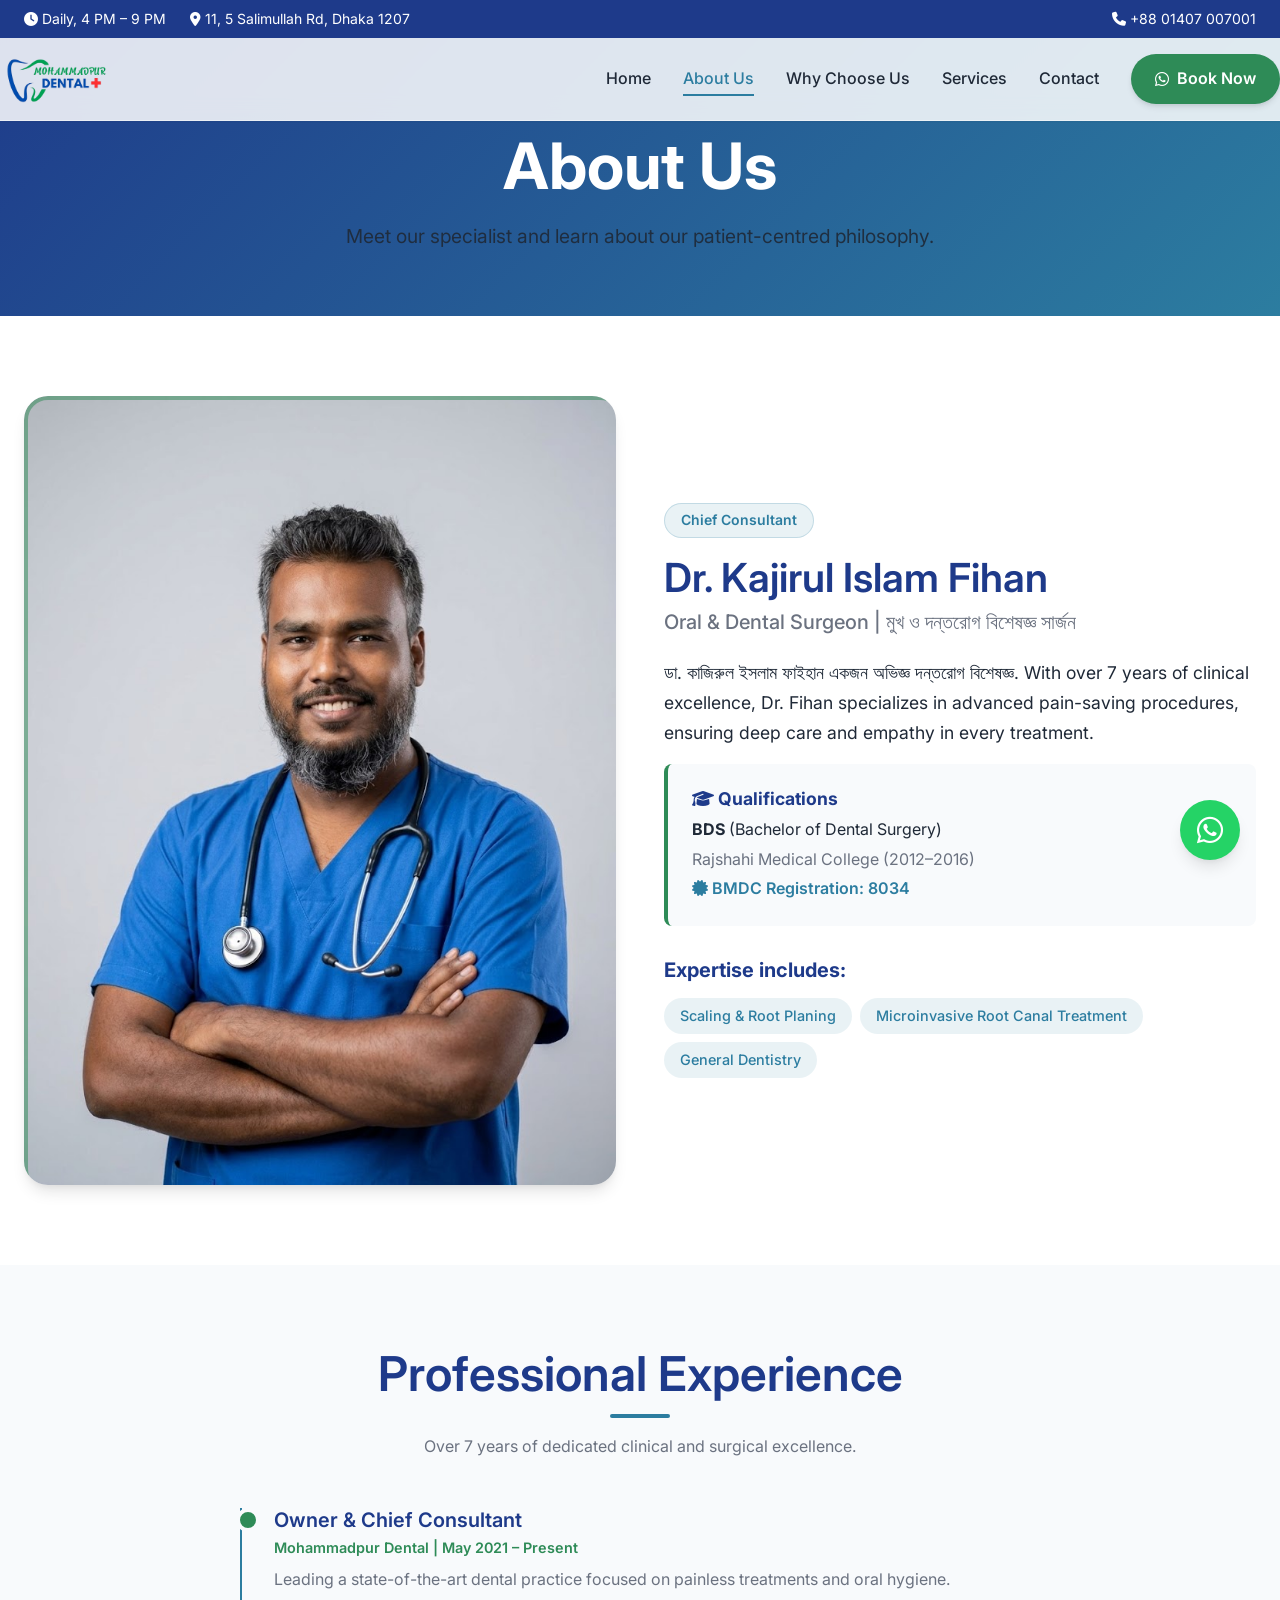
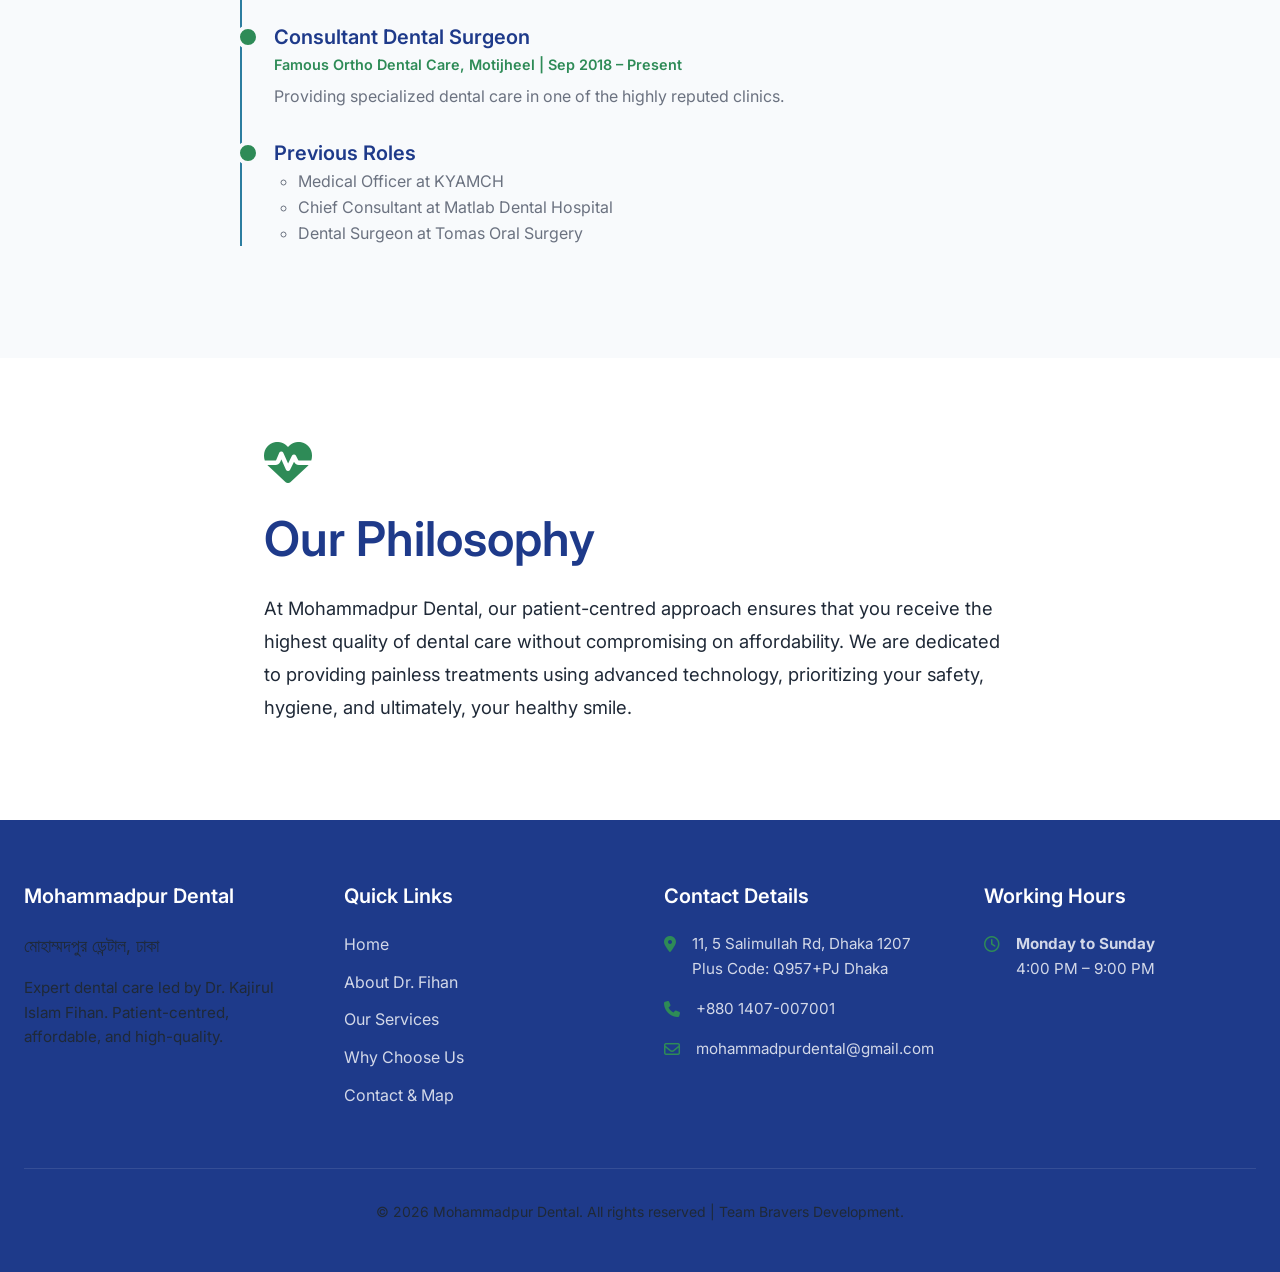
<file: about.html>
<!DOCTYPE html>
<html lang="en">

<head>
    <meta charset="UTF-8">
    <meta name="viewport" content="width=device-width, initial-scale=1.0">
    <meta name="description"
        content="About Dr. Kajirul Islam Fihan - Oral & Dental Surgeon at Mohammadpur Dental. qualifications, experience timeline, and clinic philosophy.">
    <title>About Us | Mohammadpur Dental | Dr. Kajirul Islam Fihan</title>
    <!-- Favicon -->
    <link rel="icon" type="image/x-icon" href="assets/logo.jpg">
    <link rel="stylesheet" href="https://cdnjs.cloudflare.com/ajax/libs/font-awesome/6.4.0/css/all.min.css">
    <link rel="stylesheet" href="style.css">
</head>

<body>
    <header>
        <div class="header-top">
            <div class="container header-top-inner">
                <div class="header-top-info">
                    <span><i class="fa-solid fa-clock"></i> Daily, 4 PM – 9 PM</span>
                    <span><i class="fa-solid fa-location-dot"></i> 11, 5 Salimullah Rd, Dhaka 1207</span>
                </div>
                <div>
                    <a href="tel:+8801407007001"><i class="fa-solid fa-phone"></i> +88 01407 007001</a>
                </div>
            </div>
        </div>
        <div class="container nav-container">
            <a href="index.html" class="logo-container">
                <img src="assets/logo.jpg" alt="Mohammadpur Dental Logo" class="logo-img"
                    onerror="this.onerror=null; this.src='https://placehold.co/150x50/ffffff/1E3A8A?text=Mohammadpur+Dental';">
            </a>

            <nav class="nav-links">
                <a href="index.html" class="nav-link">Home</a>
                <a href="about.html" class="nav-link active">About Us</a>
                <a href="why-choose-us.html" class="nav-link">Why Choose Us</a>
                <a href="services.html" class="nav-link">Services</a>
                <a href="contact.html" class="nav-link">Contact</a>
                <a href="https://wa.me/8801407007001" class="btn btn-primary" target="_blank"><i
                        class="fa-brands fa-whatsapp"></i> Book Now</a>
            </nav>

            <button class="menu-btn" id="menu-btn" aria-label="Toggle Navigation">
                <i class="fa-solid fa-bars"></i>
            </button>
        </div>

        <div class="mobile-menu" id="mobile-menu">
            <a href="index.html" class="nav-link">Home</a>
            <a href="about.html" class="nav-link active">About Us</a>
            <a href="why-choose-us.html" class="nav-link">Why Choose Us</a>
            <a href="services.html" class="nav-link">Services</a>
            <a href="contact.html" class="nav-link">Contact</a>
            <a href="https://wa.me/8801407007001" class="btn btn-primary" target="_blank"><i
                    class="fa-brands fa-whatsapp"></i> Book Now</a>
        </div>
    </header>

    <main>
        <div class="page-header">
            <div class="container fade-in-up">
                <h1>About Us</h1>
                <p style="font-size:1.2rem; max-width:600px; margin:0 auto; opacity:0.9;">Meet our specialist and learn
                    about our patient-centred philosophy.</p>
            </div>
        </div>

        <section class="section section-bg-light">
            <div class="container">
                <div class="grid-2">
                    <div class="doctor-image-wrapper fade-in-up">
                        <img src="assets/doctor.png" alt="Dr. Kajirul Islam Fihan" style="width:100%;"
                            onerror="this.onerror=null; this.src='https://placehold.co/400x500/1E3A8A/ffffff?text=Dr.+Fihan';">
                    </div>

                    <div class="fade-in-up" style="animation-delay: 0.1s;">
                        <span class="hero-badge" style="margin-bottom:1rem;">Chief Consultant</span>
                        <h2 style="color:var(--primary-blue); font-size:2.5rem; margin-bottom:0.5rem;">Dr. Kajirul Islam
                            Fihan</h2>
                        <h3 style="color:var(--text-muted); font-size:1.25rem; font-weight:500; margin-bottom:1.5rem;">
                            Oral & Dental Surgeon | মুখ ও দন্তরোগ বিশেষজ্ঞ সার্জন</h3>

                        <p style="font-size:1.1rem; line-height:1.7;">ডা. কাজিরুল ইসলাম ফাইহান একজন অভিজ্ঞ দন্তরোগ
                            বিশেষজ্ঞ. With over 7 years of clinical excellence, Dr. Fihan specializes in advanced
                            pain-saving procedures, ensuring deep care and empathy in every treatment.</p>

                        <div
                            style="background:var(--bg-color); padding:1.5rem; border-radius:var(--radius-md); margin-bottom:2rem; border-left:4px solid var(--accent-green);">
                            <h4 style="margin-bottom:0.5rem; font-size:1.1rem;"><i
                                    class="fa-solid fa-graduation-cap"></i> Qualifications</h4>
                            <p style="margin-bottom:0.25rem;"><strong>BDS</strong> (Bachelor of Dental Surgery)</p>
                            <p style="margin-bottom:0.25rem;" class="text-muted">Rajshahi Medical College (2012–2016)
                            </p>
                            <p style="margin-bottom:0; color:var(--secondary-blue); font-weight:600;"><i
                                    class="fa-solid fa-certificate"></i> BMDC Registration: 8034</p>
                        </div>

                        <h4 style="margin-bottom:1rem; font-size:1.25rem;">Expertise includes:</h4>
                        <div style="display:flex; flex-wrap:wrap; gap:0.5rem;">
                            <span
                                style="background:rgba(44, 125, 160, 0.1); color:var(--secondary-blue); padding:0.4rem 1rem; border-radius:2rem; font-size:0.9rem; font-weight:500;">Scaling
                                & Root Planing</span>
                            <span
                                style="background:rgba(44, 125, 160, 0.1); color:var(--secondary-blue); padding:0.4rem 1rem; border-radius:2rem; font-size:0.9rem; font-weight:500;">Microinvasive
                                Root Canal Treatment</span>
                            <span
                                style="background:rgba(44, 125, 160, 0.1); color:var(--secondary-blue); padding:0.4rem 1rem; border-radius:2rem; font-size:0.9rem; font-weight:500;">General
                                Dentistry</span>
                        </div>
                    </div>
                </div>
            </div>
        </section>

        <!-- Experience Timeline -->
        <section class="section section-bg-alt">
            <div class="container">
                <div class="section-title fade-in-up">
                    <h2>Professional Experience</h2>
                    <p class="text-muted">Over 7 years of dedicated clinical and surgical excellence.</p>
                </div>

                <div style="max-width: 800px; margin: 0 auto;" class="timeline fade-in-up">
                    <div class="timeline-item">
                        <h3 style="margin-bottom:0.25rem; font-size:1.25rem;">Owner & Chief Consultant</h3>
                        <p style="color:var(--accent-green); font-weight:600; font-size:0.9rem; margin-bottom:0.5rem;">
                            Mohammadpur Dental | May 2021 – Present</p>
                        <p class="text-muted">Leading a state-of-the-art dental practice focused on painless treatments
                            and oral hygiene.</p>
                    </div>

                    <div class="timeline-item">
                        <h3 style="margin-bottom:0.25rem; font-size:1.25rem;">Consultant Dental Surgeon</h3>
                        <p style="color:var(--accent-green); font-weight:600; font-size:0.9rem; margin-bottom:0.5rem;">
                            Famous Ortho Dental Care, Motijheel | Sep 2018 – Present</p>
                        <p class="text-muted">Providing specialized dental care in one of the highly reputed clinics.
                        </p>
                    </div>

                    <div class="timeline-item">
                        <h3 style="margin-bottom:0.25rem; font-size:1.25rem;">Previous Roles</h3>
                        <ul class="text-muted" style="list-style-type:circle; padding-left:1.5rem;">
                            <li>Medical Officer at KYAMCH</li>
                            <li>Chief Consultant at Matlab Dental Hospital</li>
                            <li>Dental Surgeon at Tomas Oral Surgery</li>
                        </ul>
                    </div>
                </div>
            </div>
        </section>

        <!-- Clinic Philosophy -->
        <section class="section section-bg-light">
            <div class="container text-center fade-in-up" style="max-width:800px;">
                <i class="fa-solid fa-heart-pulse"
                    style="font-size:3rem; color:var(--accent-green); margin-bottom:1.5rem;"></i>
                <h2 style="margin-bottom:1.5rem;">Our Philosophy</h2>
                <p style="font-size:1.15rem; color:var(--text-dark); line-height:1.8;">At Mohammadpur Dental, our
                    patient-centred approach ensures that you receive the highest quality of dental care without
                    compromising on affordability. We are dedicated to providing painless treatments using advanced
                    technology, prioritizing your safety, hygiene, and ultimately, your healthy smile.</p>
            </div>
        </section>
    </main>

    <!-- Floating WhatsApp -->
    <a href="https://wa.me/8801407007001" class="whatsapp-float" target="_blank" aria-label="Chat on WhatsApp">
        <i class="fa-brands fa-whatsapp"></i>
    </a>

    <footer>
        <div class="container">
            <div class="footer-grid">
                <div>
                    <h3 class="footer-heading">Mohammadpur Dental</h3>
                    <p style="font-family: inherit; font-size: 1.1rem;">মোহাম্মদপুর ডেন্টাল, ঢাকা</p>
                    <p style="margin-top: 1rem; font-size: 0.95rem;">Expert dental care led by Dr. Kajirul Islam Fihan.
                        Patient-centred, affordable, and high-quality.</p>
                </div>

                <div>
                    <h3 class="footer-heading">Quick Links</h3>
                    <ul class="footer-links">
                        <li><a href="index.html">Home</a></li>
                        <li><a href="about.html">About Dr. Fihan</a></li>
                        <li><a href="services.html">Our Services</a></li>
                        <li><a href="why-choose-us.html">Why Choose Us</a></li>
                        <li><a href="contact.html">Contact & Map</a></li>
                    </ul>
                </div>

                <div>
                    <h3 class="footer-heading">Contact Details</h3>
                    <ul class="footer-contact">
                        <li>
                            <i class="fa-solid fa-location-dot"></i>
                            <span style="font-size: 0.95rem;">11, 5 Salimullah Rd, Dhaka 1207<br>Plus Code: Q957+PJ
                                Dhaka</span>
                        </li>
                        <li>
                            <i class="fa-solid fa-phone"></i>
                            <span style="font-size: 0.95rem;"><a href="tel:+8801407007001">+880 1407-007001</a></span>
                        </li>
                        <li>
                            <i class="fa-regular fa-envelope"></i>
                            <span style="font-size: 0.95rem;"><a
                                    href="mailto:mohammadpurdental@gmail.com">mohammadpurdental@gmail.com</a></span>
                        </li>
                    </ul>
                </div>

                <div>
                    <h3 class="footer-heading">Working Hours</h3>
                    <ul class="footer-contact">
                        <li>
                            <i class="fa-regular fa-clock"></i>
                            <span style="font-size: 0.95rem;"><strong>Monday to Sunday</strong><br>4:00 PM – 9:00
                                PM</span>
                        </li>
                    </ul>
                </div>
            </div>

            <div class="footer-bottom">
                <p>&copy; <span id="current-year"></span> Mohammadpur Dental. All rights reserved | Team Bravers
                    Development.</p>
            </div>
        </div>
    </footer>

    <script src="main.js"></script>
</body>

</html>
</file>
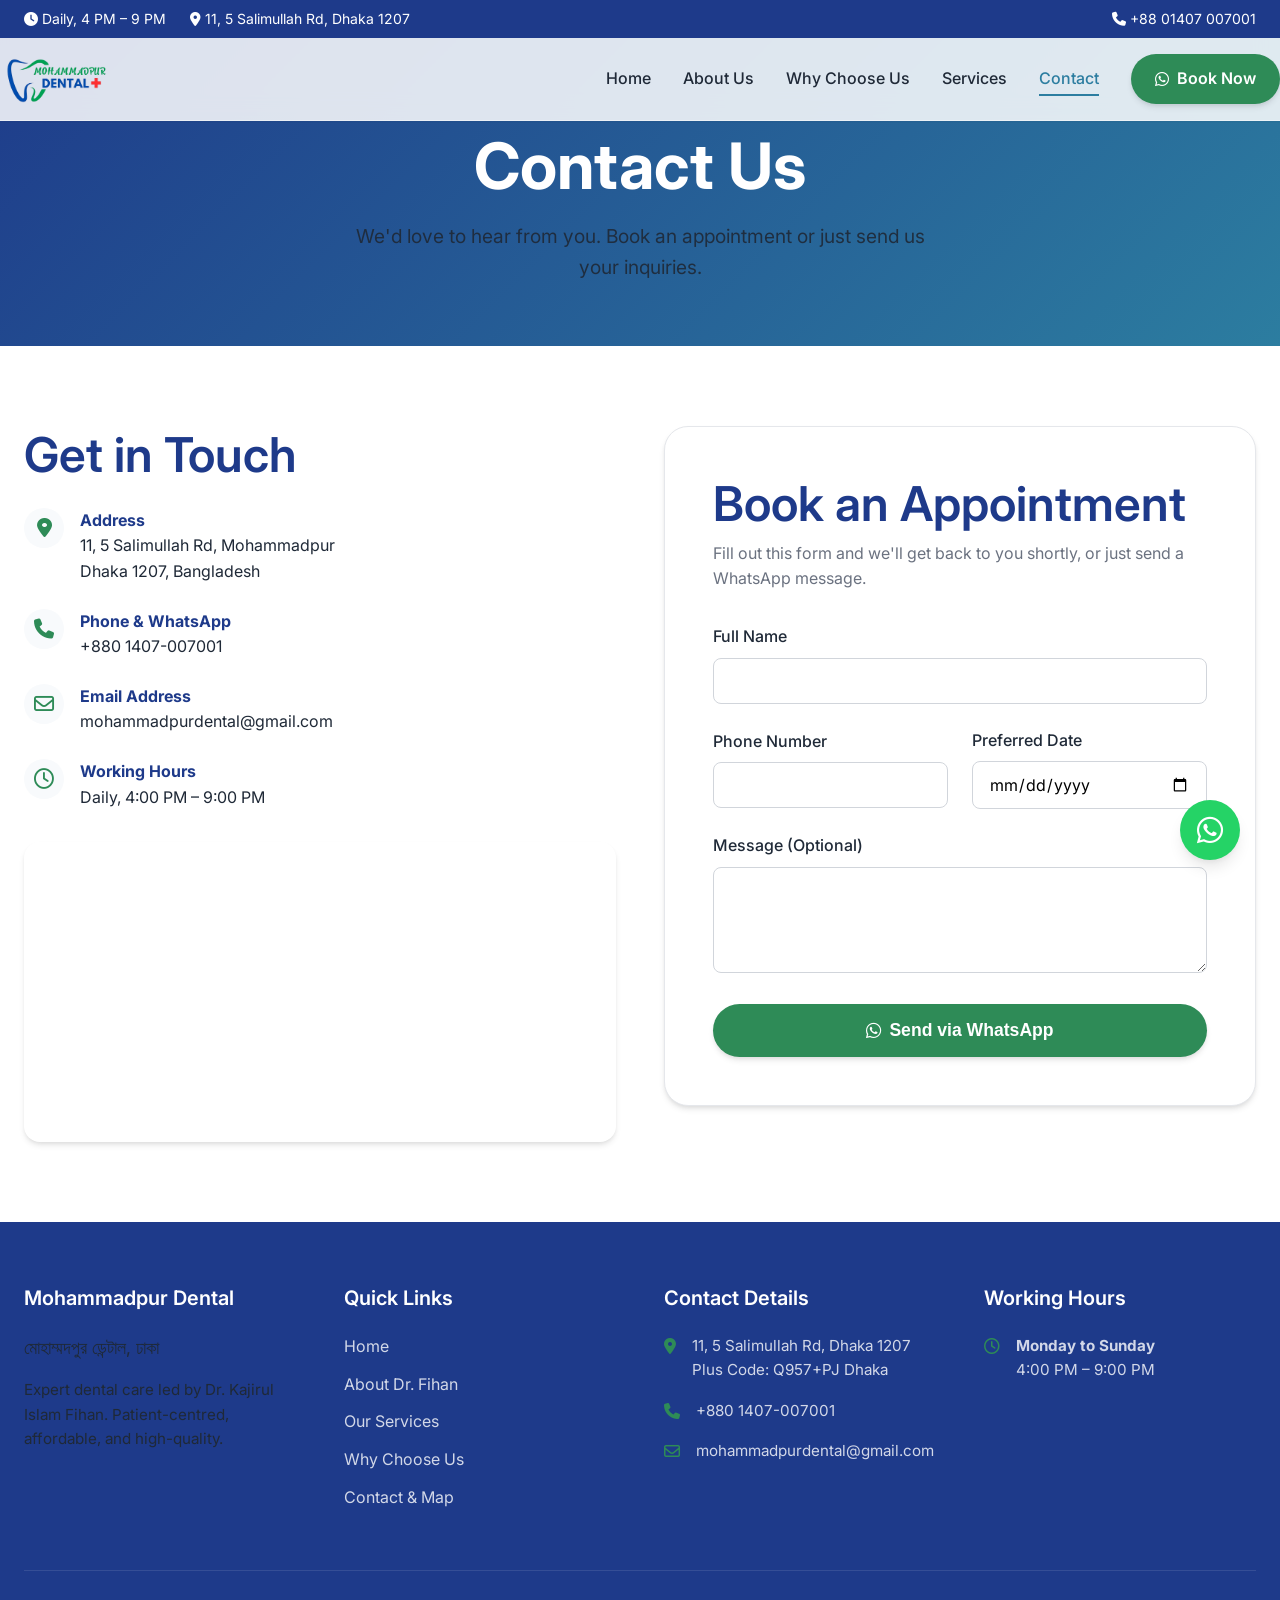
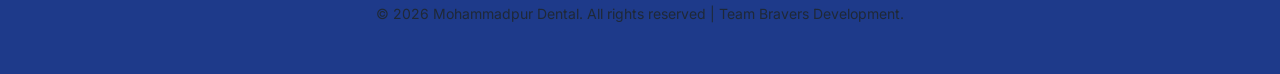
<file: contact.html>
<!DOCTYPE html>
<html lang="en">

<head>
    <meta charset="UTF-8">
    <meta name="viewport" content="width=device-width, initial-scale=1.0">
    <meta name="description"
        content="Contact Mohammadpur Dental, Dhaka. Book your appointment with Dr. Kajirul Islam Fihan. Address: 11, 5 Salimullah Rd.">
    <title>Contact Us | Mohammadpur Dental</title>
    <!-- Favicon -->
    <link rel="icon" type="image/x-icon" href="assets/logo.jpg">
    <link rel="stylesheet" href="https://cdnjs.cloudflare.com/ajax/libs/font-awesome/6.4.0/css/all.min.css">
    <link rel="stylesheet" href="style.css">
</head>

<body>
    <header>
        <div class="header-top">
            <div class="container header-top-inner">
                <div class="header-top-info">
                    <span><i class="fa-solid fa-clock"></i> Daily, 4 PM – 9 PM</span>
                    <span><i class="fa-solid fa-location-dot"></i> 11, 5 Salimullah Rd, Dhaka 1207</span>
                </div>
                <div>
                    <a href="tel:+8801407007001"><i class="fa-solid fa-phone"></i> +88 01407 007001</a>
                </div>
            </div>
        </div>
        <div class="container nav-container">
            <a href="index.html" class="logo-container">
                <img src="assets/logo.jpg" alt="Mohammadpur Dental Logo" class="logo-img"
                    onerror="this.onerror=null; this.src='https://placehold.co/150x50/ffffff/1E3A8A?text=Mohammadpur+Dental';">
            </a>

            <nav class="nav-links">
                <a href="index.html" class="nav-link">Home</a>
                <a href="about.html" class="nav-link">About Us</a>
                <a href="why-choose-us.html" class="nav-link">Why Choose Us</a>
                <a href="services.html" class="nav-link">Services</a>
                <a href="contact.html" class="nav-link active">Contact</a>
                <a href="https://wa.me/8801407007001" class="btn btn-primary" target="_blank"><i
                        class="fa-brands fa-whatsapp"></i> Book Now</a>
            </nav>

            <button class="menu-btn" id="menu-btn" aria-label="Toggle Navigation">
                <i class="fa-solid fa-bars"></i>
            </button>
        </div>

        <div class="mobile-menu" id="mobile-menu">
            <a href="index.html" class="nav-link">Home</a>
            <a href="about.html" class="nav-link">About Us</a>
            <a href="why-choose-us.html" class="nav-link">Why Choose Us</a>
            <a href="services.html" class="nav-link">Services</a>
            <a href="contact.html" class="nav-link active">Contact</a>
            <a href="https://wa.me/8801407007001" class="btn btn-primary" target="_blank"><i
                    class="fa-brands fa-whatsapp"></i> Book Now</a>
        </div>
    </header>

    <main>
        <div class="page-header">
            <div class="container fade-in-up">
                <h1>Contact Us</h1>
                <p style="font-size:1.2rem; max-width:600px; margin:0 auto; opacity:0.9;">We'd love to hear from you.
                    Book an appointment or just send us your inquiries.</p>
            </div>
        </div>

        <section class="section section-bg-light">
            <div class="container">
                <div class="grid-2" style="align-items:start;">

                    <!-- Contact Details & Map -->
                    <div class="fade-in-up">
                        <h2 style="color:var(--primary-blue); margin-bottom:1.5rem;">Get in Touch</h2>
                        <ul class="footer-contact" style="color:var(--text-dark); margin-bottom:2rem;">
                            <li style="margin-bottom:1.5rem;">
                                <div
                                    style="background:var(--bg-color); height:40px; width:40px; border-radius:50%; display:flex; align-items:center; justify-content:center;">
                                    <i class="fa-solid fa-location-dot" style="margin:0; font-size:1.25rem;"></i>
                                </div>
                                <div style="display:flex; flex-direction:column; justify-content:center;">
                                    <strong style="color:var(--primary-blue);">Address</strong>
                                    <span>11, 5 Salimullah Rd, Mohammadpur<br>Dhaka 1207, Bangladesh</span>
                                </div>
                            </li>

                            <li style="margin-bottom:1.5rem;">
                                <div
                                    style="background:var(--bg-color); height:40px; width:40px; border-radius:50%; display:flex; align-items:center; justify-content:center;">
                                    <i class="fa-solid fa-phone" style="margin:0; font-size:1.25rem;"></i>
                                </div>
                                <div style="display:flex; flex-direction:column; justify-content:center;">
                                    <strong style="color:var(--primary-blue);">Phone & WhatsApp</strong>
                                    <span><a href="tel:+8801407007001">+880 1407-007001</a></span>
                                </div>
                            </li>

                            <li style="margin-bottom:1.5rem;">
                                <div
                                    style="background:var(--bg-color); height:40px; width:40px; border-radius:50%; display:flex; align-items:center; justify-content:center;">
                                    <i class="fa-regular fa-envelope" style="margin:0; font-size:1.25rem;"></i>
                                </div>
                                <div style="display:flex; flex-direction:column; justify-content:center;">
                                    <strong style="color:var(--primary-blue);">Email Address</strong>
                                    <span><a
                                            href="mailto:mohammadpurdental@gmail.com">mohammadpurdental@gmail.com</a></span>
                                </div>
                            </li>

                            <li style="margin-bottom:1.5rem;">
                                <div
                                    style="background:var(--bg-color); height:40px; width:40px; border-radius:50%; display:flex; align-items:center; justify-content:center;">
                                    <i class="fa-regular fa-clock" style="margin:0; font-size:1.25rem;"></i>
                                </div>
                                <div style="display:flex; flex-direction:column; justify-content:center;">
                                    <strong style="color:var(--primary-blue);">Working Hours</strong>
                                    <span>Daily, 4:00 PM – 9:00 PM</span>
                                </div>
                            </li>
                        </ul>

                        <div
                            style="border-radius:var(--radius-lg); overflow:hidden; box-shadow:var(--shadow-md); height:300px;">
                            <iframe
                                src="https://www.google.com/maps/embed?pb=!1m18!1m12!1m3!1d3651.5230914092777!2d90.3582869!3d23.7643505!2m3!1f0!2f0!3f0!3m2!1i1024!2i768!4f13.1!3m3!1m2!1s0x3755c0a3cd7df09d%3A0xe54fb7284f18b625!2s5%20Salimullah%20Rd%2C%20Dhaka%201207!5e0!3m2!1sen!2sbd!4v1700000000000!5m2!1sen!2sbd"
                                width="100%" height="100%" style="border:0;" allowfullscreen="" loading="lazy"
                                referrerpolicy="no-referrer-when-downgrade">
                            </iframe>
                        </div>

                    </div>

                    <!-- Appointment Form -->
                    <div class="fade-in-up"
                        style="animation-delay: 0.1s; background:var(--white); padding:3rem; border-radius:var(--radius-xl); box-shadow:var(--shadow-md); border:1px solid #e5e7eb;">
                        <h2 style="color:var(--primary-blue); margin-bottom:0.5rem;">Book an Appointment</h2>
                        <p class="text-muted" style="margin-bottom:2rem;">Fill out this form and we'll get back to you
                            shortly, or just send a WhatsApp message.</p>

                        <form id="appointment-form" style="display:flex; flex-direction:column; gap:1.5rem;"
                            onsubmit="event.preventDefault(); window.open('https://wa.me/8801407007001?text=Hi,%20I%20would%20like%20to%20book%20an%20appointment.%20Name:%20' + document.getElementById('name').value + '%20Date:%20' + document.getElementById('date').value, '_blank');">

                            <div>
                                <label for="name" style="display:block; margin-bottom:0.5rem; font-weight:500;">Full
                                    Name</label>
                                <input type="text" id="name" required
                                    style="width:100%; padding:0.75rem 1rem; border:1px solid #d1d5db; border-radius:var(--radius-md); font-family:inherit; font-size:1rem;">
                            </div>

                            <div class="grid-2" style="gap:1.5rem;">
                                <div>
                                    <label for="phone"
                                        style="display:block; margin-bottom:0.5rem; font-weight:500;">Phone
                                        Number</label>
                                    <input type="tel" id="phone" required
                                        style="width:100%; padding:0.75rem 1rem; border:1px solid #d1d5db; border-radius:var(--radius-md); font-family:inherit; font-size:1rem;">
                                </div>

                                <div>
                                    <label for="date"
                                        style="display:block; margin-bottom:0.5rem; font-weight:500;">Preferred
                                        Date</label>
                                    <input type="date" id="date" required
                                        style="width:100%; padding:0.75rem 1rem; border:1px solid #d1d5db; border-radius:var(--radius-md); font-family:inherit; font-size:1rem;">
                                </div>
                            </div>

                            <div>
                                <label for="message"
                                    style="display:block; margin-bottom:0.5rem; font-weight:500;">Message
                                    (Optional)</label>
                                <textarea id="message" rows="4"
                                    style="width:100%; padding:0.75rem 1rem; border:1px solid #d1d5db; border-radius:var(--radius-md); font-family:inherit; font-size:1rem; resize:vertical;"></textarea>
                            </div>

                            <button type="submit" class="btn btn-primary"
                                style="width:100%; font-size:1.1rem; padding:1rem;"><i
                                    class="fa-brands fa-whatsapp"></i> Send via WhatsApp</button>
                        </form>
                    </div>

                </div>
            </div>
        </section>

    </main>

    <!-- Floating WhatsApp -->
    <a href="https://wa.me/8801407007001" class="whatsapp-float" target="_blank" aria-label="Chat on WhatsApp">
        <i class="fa-brands fa-whatsapp"></i>
    </a>

    <footer>
        <div class="container">
            <div class="footer-grid">
                <div>
                    <h3 class="footer-heading">Mohammadpur Dental</h3>
                    <p style="font-family: inherit; font-size: 1.1rem;">মোহাম্মদপুর ডেন্টাল, ঢাকা</p>
                    <p style="margin-top: 1rem; font-size: 0.95rem;">Expert dental care led by Dr. Kajirul Islam Fihan.
                        Patient-centred, affordable, and high-quality.</p>
                </div>

                <div>
                    <h3 class="footer-heading">Quick Links</h3>
                    <ul class="footer-links">
                        <li><a href="index.html">Home</a></li>
                        <li><a href="about.html">About Dr. Fihan</a></li>
                        <li><a href="services.html">Our Services</a></li>
                        <li><a href="why-choose-us.html">Why Choose Us</a></li>
                        <li><a href="contact.html">Contact & Map</a></li>
                    </ul>
                </div>

                <div>
                    <h3 class="footer-heading">Contact Details</h3>
                    <ul class="footer-contact">
                        <li>
                            <i class="fa-solid fa-location-dot"></i>
                            <span style="font-size: 0.95rem;">11, 5 Salimullah Rd, Dhaka 1207<br>Plus Code: Q957+PJ
                                Dhaka</span>
                        </li>
                        <li>
                            <i class="fa-solid fa-phone"></i>
                            <span style="font-size: 0.95rem;"><a href="tel:+8801407007001">+880 1407-007001</a></span>
                        </li>
                        <li>
                            <i class="fa-regular fa-envelope"></i>
                            <span style="font-size: 0.95rem;"><a
                                    href="mailto:mohammadpurdental@gmail.com">mohammadpurdental@gmail.com</a></span>
                        </li>
                    </ul>
                </div>

                <div>
                    <h3 class="footer-heading">Working Hours</h3>
                    <ul class="footer-contact">
                        <li>
                            <i class="fa-regular fa-clock"></i>
                            <span style="font-size: 0.95rem;"><strong>Monday to Sunday</strong><br>4:00 PM – 9:00
                                PM</span>
                        </li>
                    </ul>
                </div>
            </div>

            <div class="footer-bottom">
                <p>&copy; <span id="current-year"></span> Mohammadpur Dental. All rights reserved | Team Bravers
                    Development.</p>
            </div>
        </div>
    </footer>

    <script src="main.js"></script>
</body>

</html>
</file>
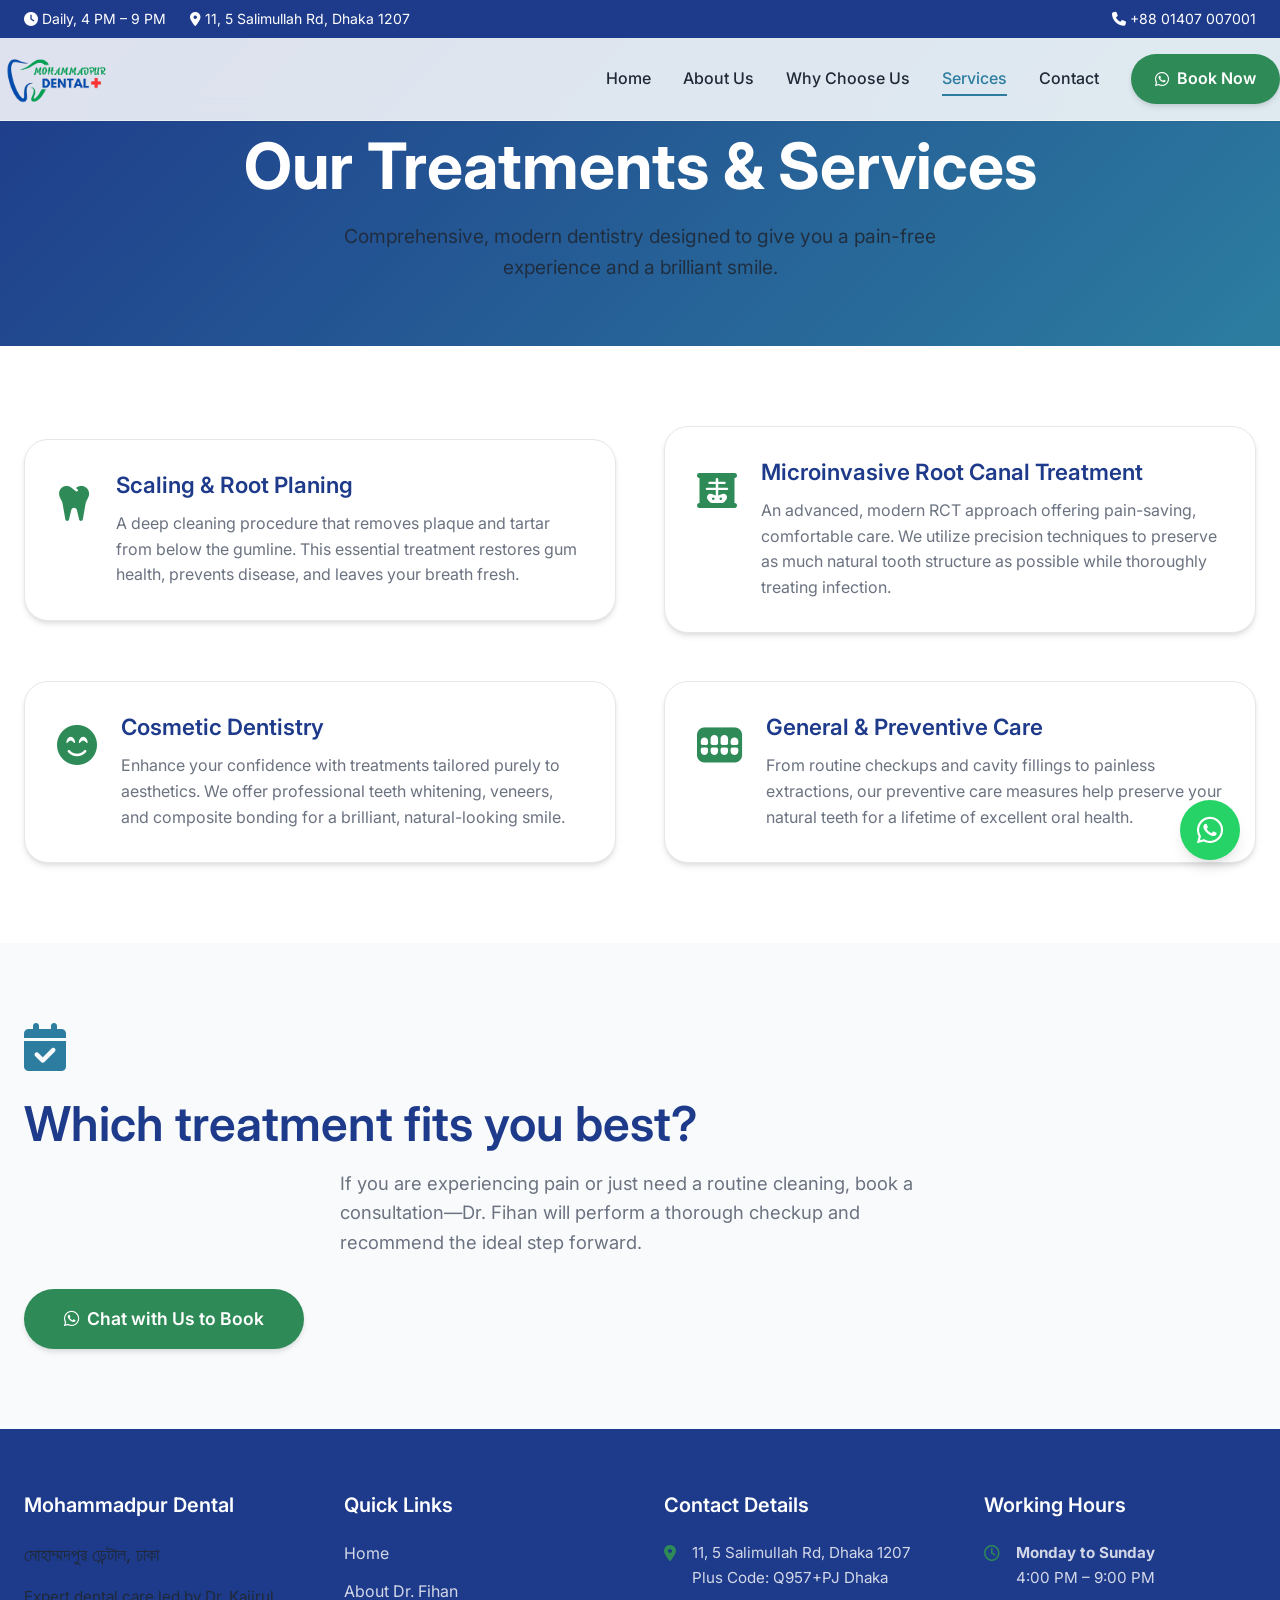
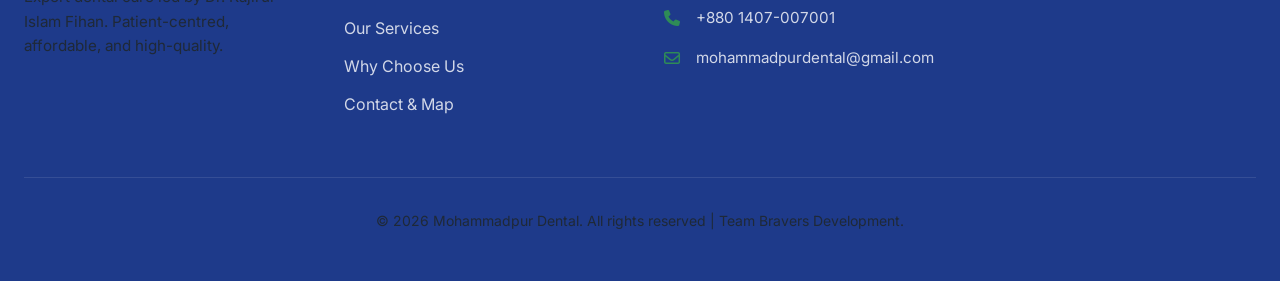
<file: services.html>
<!DOCTYPE html>
<html lang="en">

<head>
    <meta charset="UTF-8">
    <meta name="viewport" content="width=device-width, initial-scale=1.0">
    <meta name="description"
        content="Our specialised dental services at Mohammadpur Dental: Painless Scaling & Root Planing, Microinvasive RCT, Cosmetic & General Dentistry.">
    <title>Services | Mohammadpur Dental</title>
    <!-- Favicon -->
    <link rel="icon" type="image/x-icon" href="assets/logo.jpg">
    <link rel="stylesheet" href="https://cdnjs.cloudflare.com/ajax/libs/font-awesome/6.4.0/css/all.min.css">
    <link rel="stylesheet" href="style.css">
</head>

<body>
    <header>
        <div class="header-top">
            <div class="container header-top-inner">
                <div class="header-top-info">
                    <span><i class="fa-solid fa-clock"></i> Daily, 4 PM – 9 PM</span>
                    <span><i class="fa-solid fa-location-dot"></i> 11, 5 Salimullah Rd, Dhaka 1207</span>
                </div>
                <div>
                    <a href="tel:+8801407007001"><i class="fa-solid fa-phone"></i> +88 01407 007001</a>
                </div>
            </div>
        </div>
        <div class="container nav-container">
            <a href="index.html" class="logo-container">
                <img src="assets/logo.jpg" alt="Mohammadpur Dental Logo" class="logo-img"
                    onerror="this.onerror=null; this.src='https://placehold.co/150x50/ffffff/1E3A8A?text=Mohammadpur+Dental';">
            </a>

            <nav class="nav-links">
                <a href="index.html" class="nav-link">Home</a>
                <a href="about.html" class="nav-link">About Us</a>
                <a href="why-choose-us.html" class="nav-link">Why Choose Us</a>
                <a href="services.html" class="nav-link active">Services</a>
                <a href="contact.html" class="nav-link">Contact</a>
                <a href="https://wa.me/8801407007001" class="btn btn-primary" target="_blank"><i
                        class="fa-brands fa-whatsapp"></i> Book Now</a>
            </nav>

            <button class="menu-btn" id="menu-btn" aria-label="Toggle Navigation">
                <i class="fa-solid fa-bars"></i>
            </button>
        </div>

        <div class="mobile-menu" id="mobile-menu">
            <a href="index.html" class="nav-link">Home</a>
            <a href="about.html" class="nav-link">About Us</a>
            <a href="why-choose-us.html" class="nav-link">Why Choose Us</a>
            <a href="services.html" class="nav-link active">Services</a>
            <a href="contact.html" class="nav-link">Contact</a>
            <a href="https://wa.me/8801407007001" class="btn btn-primary" target="_blank"><i
                    class="fa-brands fa-whatsapp"></i> Book Now</a>
        </div>
    </header>

    <main>
        <div class="page-header">
            <div class="container fade-in-up">
                <h1>Our Treatments & Services</h1>
                <p style="font-size:1.2rem; max-width:600px; margin:0 auto; opacity:0.9;">Comprehensive, modern
                    dentistry designed to give you a pain-free experience and a brilliant smile.</p>
            </div>
        </div>

        <section class="section section-bg-light">
            <div class="container fade-in-up">
                <div class="grid-2">
                    <!-- Service 1 -->
                    <div
                        style="display:flex; gap:1.5rem; background:white; padding:2rem; border-radius:var(--radius-xl); box-shadow:var(--shadow-md); border:1px solid #e5e7eb;">
                        <div style="font-size:2.5rem; color:var(--accent-green);"><i class="fa-solid fa-tooth"></i>
                        </div>
                        <div>
                            <h3 style="color:var(--primary-blue); font-size:1.4rem; margin-bottom:0.75rem;">Scaling &
                                Root Planing</h3>
                            <p class="text-muted" style="line-height:1.6; margin-bottom:0;">A deep cleaning procedure
                                that removes plaque and tartar from below the gumline. This essential treatment restores
                                gum health, prevents disease, and leaves your breath fresh.</p>
                        </div>
                    </div>

                    <!-- Service 2 -->
                    <div
                        style="display:flex; gap:1.5rem; background:white; padding:2rem; border-radius:var(--radius-xl); box-shadow:var(--shadow-md); border:1px solid #e5e7eb;">
                        <div style="font-size:2.5rem; color:var(--accent-green);"><i class="fa-solid fa-x-ray"></i>
                        </div>
                        <div>
                            <h3 style="color:var(--primary-blue); font-size:1.4rem; margin-bottom:0.75rem;">
                                Microinvasive Root Canal Treatment</h3>
                            <p class="text-muted" style="line-height:1.6; margin-bottom:0;">An advanced, modern RCT
                                approach offering pain-saving, comfortable care. We utilize precision techniques to
                                preserve as much natural tooth structure as possible while thoroughly treating
                                infection.</p>
                        </div>
                    </div>

                    <!-- Service 3 -->
                    <div
                        style="display:flex; gap:1.5rem; background:white; padding:2rem; border-radius:var(--radius-xl); box-shadow:var(--shadow-md); border:1px solid #e5e7eb;">
                        <div style="font-size:2.5rem; color:var(--accent-green);"><i
                                class="fa-solid fa-face-smile-beam"></i></div>
                        <div>
                            <h3 style="color:var(--primary-blue); font-size:1.4rem; margin-bottom:0.75rem;">Cosmetic
                                Dentistry</h3>
                            <p class="text-muted" style="line-height:1.6; margin-bottom:0;">Enhance your confidence with
                                treatments tailored purely to aesthetics. We offer professional teeth whitening,
                                veneers, and composite bonding for a brilliant, natural-looking smile.</p>
                        </div>
                    </div>

                    <!-- Service 4 -->
                    <div
                        style="display:flex; gap:1.5rem; background:white; padding:2rem; border-radius:var(--radius-xl); box-shadow:var(--shadow-md); border:1px solid #e5e7eb;">
                        <div style="font-size:2.5rem; color:var(--accent-green);"><i class="fa-solid fa-teeth"></i>
                        </div>
                        <div>
                            <h3 style="color:var(--primary-blue); font-size:1.4rem; margin-bottom:0.75rem;">General &
                                Preventive Care</h3>
                            <p class="text-muted" style="line-height:1.6; margin-bottom:0;">From routine checkups and
                                cavity fillings to painless extractions, our preventive care measures help preserve your
                                natural teeth for a lifetime of excellent oral health.</p>
                        </div>
                    </div>
                </div>
            </div>
        </section>

        <!-- CTA Section -->
        <section class="section section-bg-alt">
            <div class="container text-center fade-in-up">
                <i class="fa-solid fa-calendar-check"
                    style="font-size:3rem; color:var(--secondary-blue); margin-bottom:1.5rem;"></i>
                <h2 style="color:var(--primary-blue); margin-bottom:1rem;">Which treatment fits you best?</h2>
                <p style="font-size:1.15rem; color:var(--text-muted); max-width:600px; margin:0 auto 2rem;">If you are
                    experiencing pain or just need a routine cleaning, book a consultation—Dr. Fihan will perform a
                    thorough checkup and recommend the ideal step forward.</p>
                <a href="https://wa.me/8801407007001" class="btn btn-primary btn-lg" target="_blank"
                    style="padding:1rem 2.5rem; font-size:1.1rem;">
                    <i class="fa-brands fa-whatsapp"></i> Chat with Us to Book
                </a>
            </div>
        </section>

    </main>

    <!-- Floating WhatsApp -->
    <a href="https://wa.me/8801407007001" class="whatsapp-float" target="_blank" aria-label="Chat on WhatsApp">
        <i class="fa-brands fa-whatsapp"></i>
    </a>

    <footer>
        <div class="container">
            <div class="footer-grid">
                <div>
                    <h3 class="footer-heading">Mohammadpur Dental</h3>
                    <p style="font-family: inherit; font-size: 1.1rem;">মোহাম্মদপুর ডেন্টাল, ঢাকা</p>
                    <p style="margin-top: 1rem; font-size: 0.95rem;">Expert dental care led by Dr. Kajirul Islam Fihan.
                        Patient-centred, affordable, and high-quality.</p>
                </div>

                <div>
                    <h3 class="footer-heading">Quick Links</h3>
                    <ul class="footer-links">
                        <li><a href="index.html">Home</a></li>
                        <li><a href="about.html">About Dr. Fihan</a></li>
                        <li><a href="services.html">Our Services</a></li>
                        <li><a href="why-choose-us.html">Why Choose Us</a></li>
                        <li><a href="contact.html">Contact & Map</a></li>
                    </ul>
                </div>

                <div>
                    <h3 class="footer-heading">Contact Details</h3>
                    <ul class="footer-contact">
                        <li>
                            <i class="fa-solid fa-location-dot"></i>
                            <span style="font-size: 0.95rem;">11, 5 Salimullah Rd, Dhaka 1207<br>Plus Code: Q957+PJ
                                Dhaka</span>
                        </li>
                        <li>
                            <i class="fa-solid fa-phone"></i>
                            <span style="font-size: 0.95rem;"><a href="tel:+8801407007001">+880 1407-007001</a></span>
                        </li>
                        <li>
                            <i class="fa-regular fa-envelope"></i>
                            <span style="font-size: 0.95rem;"><a
                                    href="mailto:mohammadpurdental@gmail.com">mohammadpurdental@gmail.com</a></span>
                        </li>
                    </ul>
                </div>

                <div>
                    <h3 class="footer-heading">Working Hours</h3>
                    <ul class="footer-contact">
                        <li>
                            <i class="fa-regular fa-clock"></i>
                            <span style="font-size: 0.95rem;"><strong>Monday to Sunday</strong><br>4:00 PM – 9:00
                                PM</span>
                        </li>
                    </ul>
                </div>
            </div>

            <div class="footer-bottom">
                <p>&copy; <span id="current-year"></span> Mohammadpur Dental. All rights reserved | Team Bravers
                    Development.</p>
            </div>
        </div>
    </footer>

    <script src="main.js"></script>
</body>

</html>
</file>
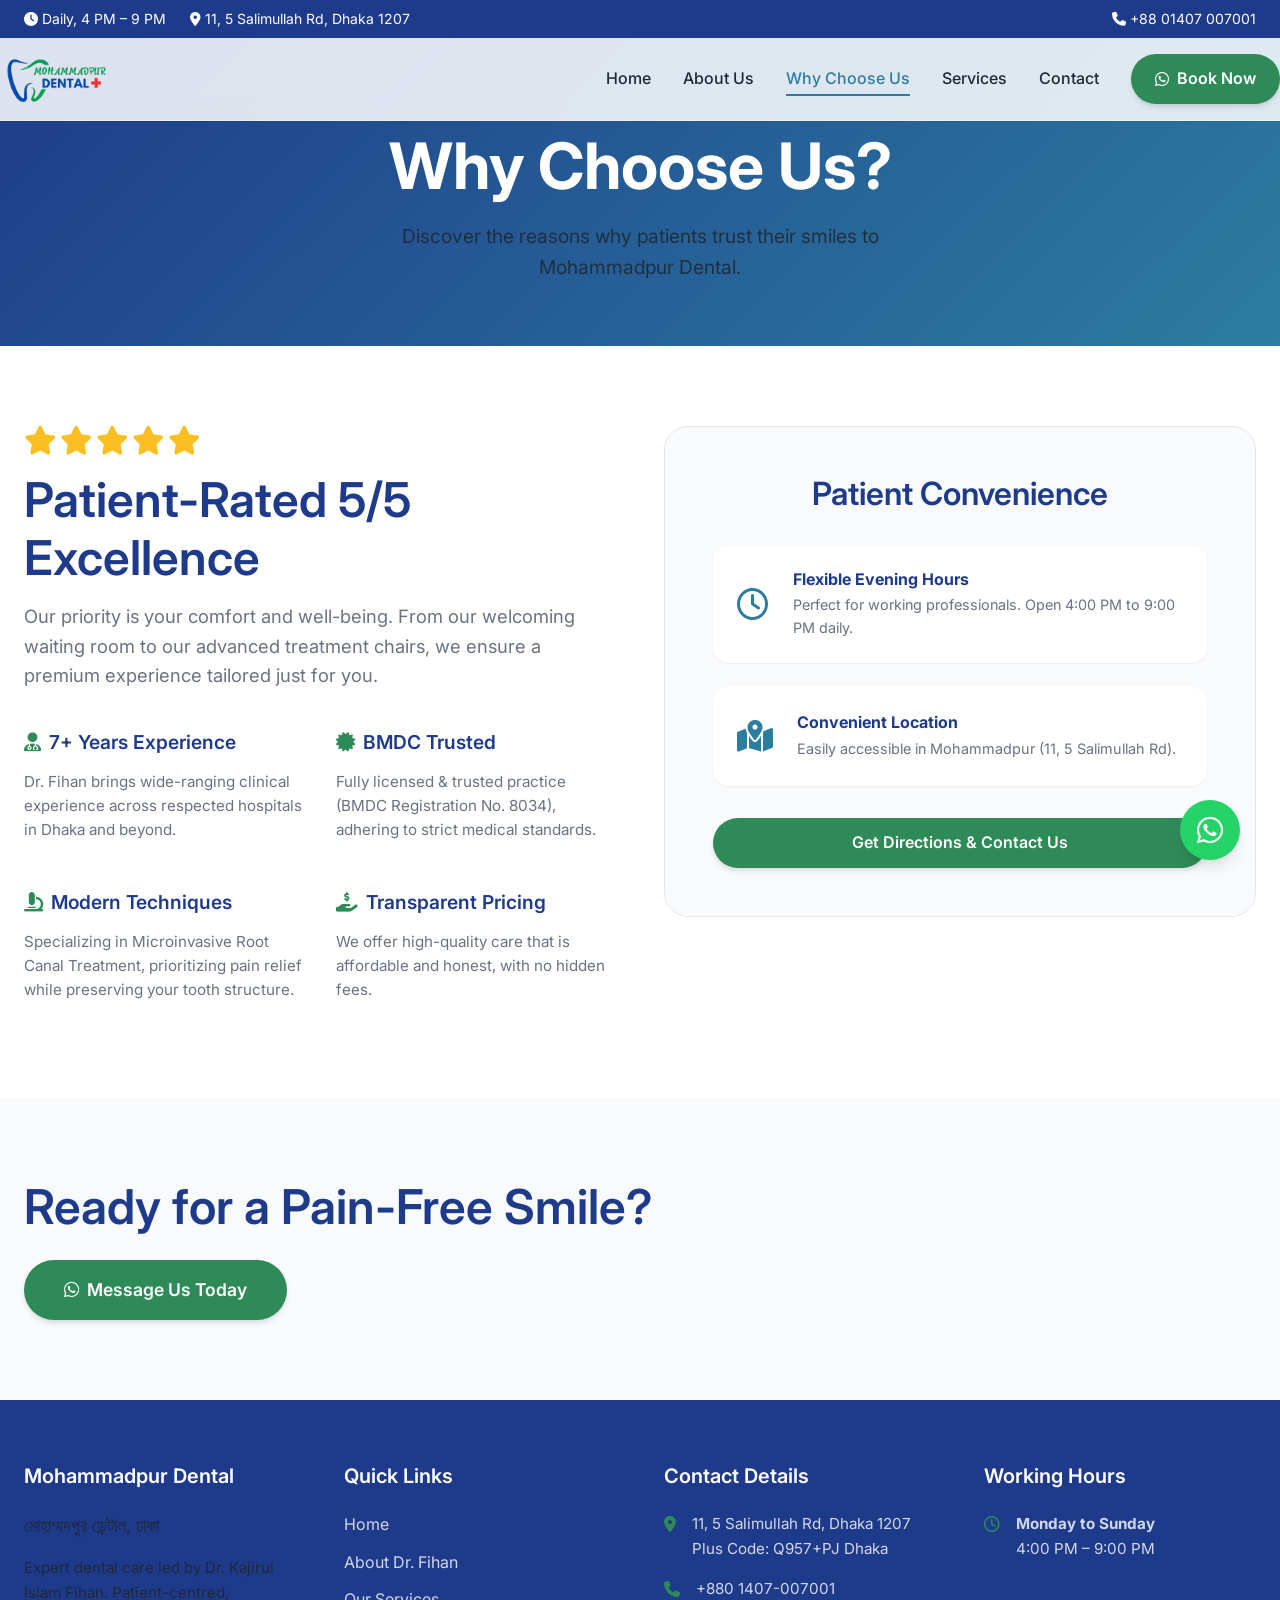
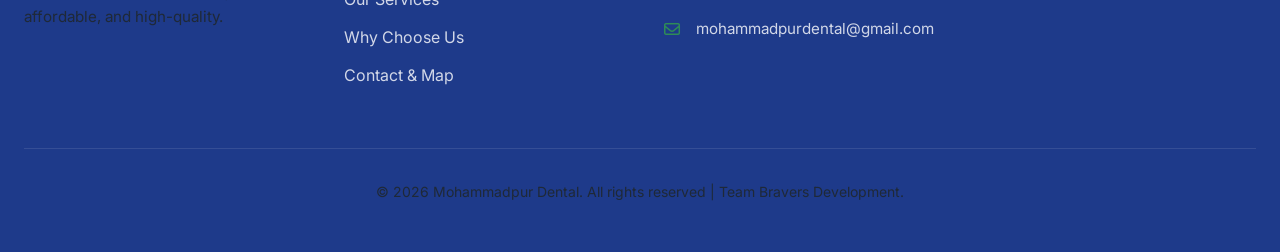
<file: why-choose-us.html>
<!DOCTYPE html>
<html lang="en">

<head>
    <meta charset="UTF-8">
    <meta name="viewport" content="width=device-width, initial-scale=1.0">
    <meta name="description"
        content="Why choose Mohammadpur Dental? Top-rated clinic with 5-star patient reviews, experienced dental surgeon, and modern pain-free treatments in Dhaka.">
    <title>Why Choose Us | Mohammadpur Dental</title>
    <!-- Favicon -->
    <link rel="icon" type="image/x-icon" href="assets/logo.jpg">
    <link rel="stylesheet" href="https://cdnjs.cloudflare.com/ajax/libs/font-awesome/6.4.0/css/all.min.css">
    <link rel="stylesheet" href="style.css">
</head>

<body>
    <header>
        <div class="header-top">
            <div class="container header-top-inner">
                <div class="header-top-info">
                    <span><i class="fa-solid fa-clock"></i> Daily, 4 PM – 9 PM</span>
                    <span><i class="fa-solid fa-location-dot"></i> 11, 5 Salimullah Rd, Dhaka 1207</span>
                </div>
                <div>
                    <a href="tel:+8801407007001"><i class="fa-solid fa-phone"></i> +88 01407 007001</a>
                </div>
            </div>
        </div>
        <div class="container nav-container">
            <a href="index.html" class="logo-container">
                <img src="assets/logo.jpg" alt="Mohammadpur Dental Logo" class="logo-img"
                    onerror="this.onerror=null; this.src='https://placehold.co/150x50/ffffff/1E3A8A?text=Mohammadpur+Dental';">
            </a>

            <nav class="nav-links">
                <a href="index.html" class="nav-link">Home</a>
                <a href="about.html" class="nav-link">About Us</a>
                <a href="why-choose-us.html" class="nav-link active">Why Choose Us</a>
                <a href="services.html" class="nav-link">Services</a>
                <a href="contact.html" class="nav-link">Contact</a>
                <a href="https://wa.me/8801407007001" class="btn btn-primary" target="_blank"><i
                        class="fa-brands fa-whatsapp"></i> Book Now</a>
            </nav>

            <button class="menu-btn" id="menu-btn" aria-label="Toggle Navigation">
                <i class="fa-solid fa-bars"></i>
            </button>
        </div>

        <div class="mobile-menu" id="mobile-menu">
            <a href="index.html" class="nav-link">Home</a>
            <a href="about.html" class="nav-link">About Us</a>
            <a href="why-choose-us.html" class="nav-link active">Why Choose Us</a>
            <a href="services.html" class="nav-link">Services</a>
            <a href="contact.html" class="nav-link">Contact</a>
            <a href="https://wa.me/8801407007001" class="btn btn-primary" target="_blank"><i
                    class="fa-brands fa-whatsapp"></i> Book Now</a>
        </div>
    </header>

    <main>
        <div class="page-header">
            <div class="container fade-in-up">
                <h1>Why Choose Us?</h1>
                <p style="font-size:1.2rem; max-width:600px; margin:0 auto; opacity:0.9;">Discover the reasons why
                    patients trust their smiles to Mohammadpur Dental.</p>
            </div>
        </div>

        <section class="section section-bg-light">
            <div class="container">
                <div class="grid-2" style="align-items:start;">
                    <div class="fade-in-up">
                        <div class="rating" style="font-size:1.8rem;">
                            <i class="fa-solid fa-star"></i><i class="fa-solid fa-star"></i><i
                                class="fa-solid fa-star"></i><i class="fa-solid fa-star"></i><i
                                class="fa-solid fa-star"></i>
                        </div>
                        <h2 style="color:var(--primary-blue); margin-bottom:1rem;">Patient-Rated 5/5 Excellence</h2>
                        <p style="font-size:1.15rem; color:var(--text-muted); margin-bottom:2.5rem;">Our priority is
                            your comfort and well-being. From our welcoming waiting room to our advanced treatment
                            chairs, we ensure a premium experience tailored just for you.</p>

                        <div class="grid-2" style="gap:2rem;">
                            <div>
                                <h3 style="display:flex; align-items:center; gap:0.5rem; font-size:1.2rem;">
                                    <span style="color:var(--accent-green);"><i
                                            class="fa-solid fa-user-doctor"></i></span> 7+ Years Experience
                                </h3>
                                <p class="text-muted" style="font-size:0.95rem;">Dr. Fihan brings wide-ranging clinical
                                    experience across respected hospitals in Dhaka and beyond.</p>
                            </div>

                            <div>
                                <h3 style="display:flex; align-items:center; gap:0.5rem; font-size:1.2rem;">
                                    <span style="color:var(--accent-green);"><i
                                            class="fa-solid fa-certificate"></i></span> BMDC Trusted
                                </h3>
                                <p class="text-muted" style="font-size:0.95rem;">Fully licensed & trusted practice (BMDC
                                    Registration No. 8034), adhering to strict medical standards.</p>
                            </div>

                            <div>
                                <h3 style="display:flex; align-items:center; gap:0.5rem; font-size:1.2rem;">
                                    <span style="color:var(--accent-green);"><i
                                            class="fa-solid fa-microscope"></i></span> Modern Techniques
                                </h3>
                                <p class="text-muted" style="font-size:0.95rem;">Specializing in Microinvasive Root
                                    Canal Treatment, prioritizing pain relief while preserving your tooth structure.</p>
                            </div>

                            <div>
                                <h3 style="display:flex; align-items:center; gap:0.5rem; font-size:1.2rem;">
                                    <span style="color:var(--accent-green);"><i
                                            class="fa-solid fa-hand-holding-dollar"></i></span> Transparent Pricing
                                </h3>
                                <p class="text-muted" style="font-size:0.95rem;">We offer high-quality care that is
                                    affordable and honest, with no hidden fees.</p>
                            </div>
                        </div>
                    </div>

                    <div class="fade-in-up"
                        style="background:var(--bg-color); padding:3rem; border-radius:var(--radius-xl); border:1px solid #e5e7eb;">
                        <h3 style="text-align:center; color:var(--primary-blue); margin-bottom:2rem;">Patient
                            Convenience</h3>

                        <div
                            style="background:white; padding:1.5rem; border-radius:var(--radius-lg); margin-bottom:1.5rem; display:flex; gap:1.5rem; align-items:center; box-shadow:var(--shadow-sm);">
                            <div style="font-size:2rem; color:var(--secondary-blue);"><i
                                    class="fa-regular fa-clock"></i></div>
                            <div>
                                <h4 style="margin-bottom:0.25rem;">Flexible Evening Hours</h4>
                                <p class="text-muted" style="margin:0; font-size:0.9rem;">Perfect for working
                                    professionals. Open 4:00 PM to 9:00 PM daily.</p>
                            </div>
                        </div>

                        <div
                            style="background:white; padding:1.5rem; border-radius:var(--radius-lg); margin-bottom:1.5rem; display:flex; gap:1.5rem; align-items:center; box-shadow:var(--shadow-sm);">
                            <div style="font-size:2rem; color:var(--secondary-blue);"><i
                                    class="fa-solid fa-map-location-dot"></i></div>
                            <div>
                                <h4 style="margin-bottom:0.25rem;">Convenient Location</h4>
                                <p class="text-muted" style="margin:0; font-size:0.9rem;">Easily accessible in
                                    Mohammadpur (11, 5 Salimullah Rd).</p>
                            </div>
                        </div>

                        <div style="text-align:center; margin-top:2rem;">
                            <a href="contact.html" class="btn btn-primary" style="width:100%;">Get Directions & Contact
                                Us</a>
                        </div>
                    </div>
                </div>
            </div>
        </section>

        <section class="section section-bg-alt">
            <div class="container text-center">
                <h2 style="color:var(--primary-blue); margin-bottom:1.5rem;">Ready for a Pain-Free Smile?</h2>
                <a href="https://wa.me/8801407007001" class="btn btn-primary btn-lg" target="_blank"
                    style="padding:1rem 2.5rem; font-size:1.1rem;">
                    <i class="fa-brands fa-whatsapp"></i> Message Us Today
                </a>
            </div>
        </section>
    </main>

    <!-- Floating WhatsApp -->
    <a href="https://wa.me/8801407007001" class="whatsapp-float" target="_blank" aria-label="Chat on WhatsApp">
        <i class="fa-brands fa-whatsapp"></i>
    </a>

    <footer>
        <div class="container">
            <div class="footer-grid">
                <div>
                    <h3 class="footer-heading">Mohammadpur Dental</h3>
                    <p style="font-family: inherit; font-size: 1.1rem;">মোহাম্মদপুর ডেন্টাল, ঢাকা</p>
                    <p style="margin-top: 1rem; font-size: 0.95rem;">Expert dental care led by Dr. Kajirul Islam Fihan.
                        Patient-centred, affordable, and high-quality.</p>
                </div>

                <div>
                    <h3 class="footer-heading">Quick Links</h3>
                    <ul class="footer-links">
                        <li><a href="index.html">Home</a></li>
                        <li><a href="about.html">About Dr. Fihan</a></li>
                        <li><a href="services.html">Our Services</a></li>
                        <li><a href="why-choose-us.html">Why Choose Us</a></li>
                        <li><a href="contact.html">Contact & Map</a></li>
                    </ul>
                </div>

                <div>
                    <h3 class="footer-heading">Contact Details</h3>
                    <ul class="footer-contact">
                        <li>
                            <i class="fa-solid fa-location-dot"></i>
                            <span style="font-size: 0.95rem;">11, 5 Salimullah Rd, Dhaka 1207<br>Plus Code: Q957+PJ
                                Dhaka</span>
                        </li>
                        <li>
                            <i class="fa-solid fa-phone"></i>
                            <span style="font-size: 0.95rem;"><a href="tel:+8801407007001">+880 1407-007001</a></span>
                        </li>
                        <li>
                            <i class="fa-regular fa-envelope"></i>
                            <span style="font-size: 0.95rem;"><a
                                    href="mailto:mohammadpurdental@gmail.com">mohammadpurdental@gmail.com</a></span>
                        </li>
                    </ul>
                </div>

                <div>
                    <h3 class="footer-heading">Working Hours</h3>
                    <ul class="footer-contact">
                        <li>
                            <i class="fa-regular fa-clock"></i>
                            <span style="font-size: 0.95rem;"><strong>Monday to Sunday</strong><br>4:00 PM – 9:00
                                PM</span>
                        </li>
                    </ul>
                </div>
            </div>

            <div class="footer-bottom">
                <p>&copy; <span id="current-year"></span> Mohammadpur Dental. All rights reserved | Team Bravers
                    Development.</p>
            </div>
        </div>
    </footer>

    <script src="main.js"></script>
</body>

</html>
</file>
<file: style.css>
@import url('https://fonts.googleapis.com/css2?family=Inter:wght@300;400;500;600;700&display=swap');

:root {
  --primary-blue: #1E3A8A;
  --secondary-blue: #2C7DA0;
  --accent-green: #2E8B57;
  --accent-green-hover: #216a41;
  --text-dark: #1f2937;
  --text-light: #f3f4f6;
  --text-muted: #6b7280;
  --bg-color: #f8fafc;
  --white: #ffffff;
  
  --glass-bg: rgba(255, 255, 255, 0.85);
  --glass-border: rgba(255, 255, 255, 0.4);
  
  --shadow-sm: 0 1px 2px 0 rgba(0, 0, 0, 0.05);
  --shadow-md: 0 4px 6px -1px rgba(0, 0, 0, 0.1), 0 2px 4px -1px rgba(0, 0, 0, 0.06);
  --shadow-lg: 0 10px 15px -3px rgba(0, 0, 0, 0.1), 0 4px 6px -2px rgba(0, 0, 0, 0.05);
  --shadow-hover: 0 20px 25px -5px rgba(0, 0, 0, 0.15), 0 10px 10px -5px rgba(0, 0, 0, 0.1);
  
  --radius-sm: 0.375rem;
  --radius-md: 0.5rem;
  --radius-lg: 1rem;
  --radius-xl: 1.5rem;
  --radius-full: 9999px;
  
  --transition-fast: all 0.2s ease-in-out;
  --transition-normal: all 0.3s cubic-bezier(0.4, 0, 0.2, 1);
}

* {
  margin: 0;
  padding: 0;
  box-sizing: border-box;
}

html {
  font-family: 'Inter', sans-serif;
  scroll-behavior: smooth;
  color: var(--text-dark);
  background-color: var(--bg-color);
  line-height: 1.6;
}

body {
  overflow-x: hidden;
  display: flex;
  flex-direction: column;
  min-height: 100vh;
}

main {
  flex: 1;
}

a {
  text-decoration: none;
  color: inherit;
  transition: var(--transition-normal);
}

ul {
  list-style: none;
}

img {
  max-width: 100%;
  height: auto;
  display: block;
}

/* Typography */
h1, h2, h3, h4, h5, h6 {
  color: var(--primary-blue);
  line-height: 1.2;
  margin-bottom: 1rem;
}

h1 { font-size: clamp(2.5rem, 5vw, 4rem); font-weight: 700; }
h2 { font-size: clamp(2rem, 4vw, 3rem); font-weight: 600; }
h3 { font-size: clamp(1.5rem, 3vw, 2rem); font-weight: 600; }
p { margin-bottom: 1rem; color: var(--text-dark); }
.text-muted { color: var(--text-muted); }

/* Layout Grid */
.container {
  width: 100%;
  max-width: 1280px;
  margin: 0 auto;
  padding: 0 1.5rem;
}

/* Header & Nav */
header {
  position: fixed;
  top: 0;
  left: 0;
  width: 100%;
  z-index: 1000;
  background: var(--glass-bg);
  backdrop-filter: blur(12px);
  -webkit-backdrop-filter: blur(12px);
  border-bottom: 1px solid var(--glass-border);
  box-shadow: var(--shadow-sm);
  transition: var(--transition-normal);
}

.header-top {
  background: var(--primary-blue);
  color: var(--white);
  padding: 0.5rem 0;
  font-size: 0.875rem;
  display: none;
}

@media (min-width: 768px) {
  .header-top { display: block; }
}

.header-top-inner {
  display: flex;
  justify-content: space-between;
  align-items: center;
}

.header-top-info {
  display: flex;
  gap: 1.5rem;
}

.nav-container {
  display: flex;
  justify-content: space-between;
  align-items: center;
  padding: 1rem 0;
}

.logo-container {
  display: flex;
  align-items: center;
  gap: 0.75rem;
  font-weight: 700;
  font-size: 1.5rem;
  color: var(--primary-blue);
}

.logo-img {
  height: 48px;
  width: auto;
}

.nav-links {
  display: none;
  gap: 2rem;
  align-items: center;
}

@media (min-width: 992px) {
  .nav-links { display: flex; }
}

.nav-link {
  font-weight: 500;
  color: var(--text-dark);
  position: relative;
}

.nav-link::after {
  content: '';
  position: absolute;
  width: 0;
  height: 2px;
  bottom: -4px;
  left: 0;
  background-color: var(--secondary-blue);
  transition: var(--transition-normal);
}

.nav-link:hover::after, .nav-link.active::after {
  width: 100%;
}

.nav-link:hover, .nav-link.active {
  color: var(--secondary-blue);
}

/* Buttons */
.btn {
  display: inline-flex;
  align-items: center;
  justify-content: center;
  padding: 0.75rem 1.5rem;
  border-radius: var(--radius-full);
  font-weight: 600;
  cursor: pointer;
  transition: var(--transition-normal);
  border: none;
  gap: 0.5rem;
}

.btn-primary {
  background-color: var(--accent-green);
  color: var(--white);
  box-shadow: var(--shadow-md);
}

.btn-primary:hover {
  background-color: var(--accent-green-hover);
  box-shadow: var(--shadow-hover);
  transform: translateY(-2px);
}

.btn-outline {
  background-color: transparent;
  color: var(--primary-blue);
  border: 2px solid var(--primary-blue);
}

.btn-outline:hover {
  background-color: var(--primary-blue);
  color: var(--white);
}

/* Mobile Menu Button */
.menu-btn {
  display: block;
  background: none;
  border: none;
  font-size: 1.5rem;
  color: var(--primary-blue);
  cursor: pointer;
}

@media (min-width: 992px) {
  .menu-btn { display: none; }
}

/* Mobile Navigation Dropdown */
.mobile-menu {
  position: fixed;
  top: 73px; /* Adjust based on header height */
  left: 0;
  width: 100%;
  background: var(--white);
  padding: 1.5rem;
  flex-direction: column;
  gap: 1.5rem;
  box-shadow: var(--shadow-md);
  transform: translateY(-150%);
  transition: transform 0.4s ease-in-out;
  z-index: 999;
  display: flex;
}

.mobile-menu.active {
  transform: translateY(0);
}

.mobile-menu .nav-link {
  font-size: 1.125rem;
  padding: 0.5rem 0;
  border-bottom: 1px solid #e5e7eb;
}

/* Hero Section */
.hero {
  position: relative;
  min-height: 90vh;
  display: flex;
  align-items: center;
  padding-top: 80px; /* Offset for header */
  background: linear-gradient(135deg, rgba(30, 58, 138, 0.05) 0%, rgba(44, 125, 160, 0.1) 100%);
  overflow: hidden;
}

.hero-bg-img {
  position: absolute;
  top: 0;
  left: 0;
  width: 100%;
  height: 100%;
  object-fit: cover;
  z-index: -2;
  opacity: 0.8;
}

.hero-overlay {
  position: absolute;
  top: 0; left: 0; width: 100%; height: 100%;
  background: linear-gradient(90deg, rgba(255,255,255,0.95) 0%, rgba(255,255,255,0.7) 100%);
  z-index: -1;
}

.hero-content {
  max-width: 700px;
  animation: slideUp 0.8s ease-out forwards;
}

.hero-badge {
  display: inline-block;
  padding: 0.35rem 1rem;
  background-color: rgba(44, 125, 160, 0.1);
  color: var(--secondary-blue);
  border-radius: var(--radius-full);
  font-weight: 600;
  font-size: 0.875rem;
  margin-bottom: 1.5rem;
  border: 1px solid rgba(44, 125, 160, 0.2);
}

.hero-title {
  color: var(--primary-blue);
  margin-bottom: 1.5rem;
}

.hero-title span {
  color: var(--secondary-blue);
}

.hero-subtitle {
  font-size: 1.125rem;
  color: var(--text-dark);
  margin-bottom: 2rem;
  max-width: 600px;
}

.hero-bengali-cta {
  font-weight: 500;
  color: var(--primary-blue);
  font-size: 1.1rem;
  margin-bottom: 2rem;
  padding: 1rem;
  background: var(--glass-bg);
  border-left: 4px solid var(--accent-green);
  border-radius: 0 var(--radius-md) var(--radius-md) 0;
  box-shadow: var(--shadow-sm);
}

.hero-actions {
  display: flex;
  gap: 1rem;
  flex-wrap: wrap;
}

/* Components: Cards */
.card {
  background: var(--white);
  border-radius: var(--radius-xl);
  padding: 2rem;
  box-shadow: var(--shadow-md);
  transition: var(--transition-normal);
  height: 100%;
  border: 1px solid rgba(0,0,0,0.03);
}

.card:hover {
  box-shadow: var(--shadow-hover);
  transform: translateY(-5px);
}

.card-icon {
  width: 60px;
  height: 60px;
  background-color: rgba(44, 125, 160, 0.1);
  color: var(--secondary-blue);
  border-radius: var(--radius-lg);
  display: flex;
  align-items: center;
  justify-content: center;
  font-size: 1.75rem;
  margin-bottom: 1.5rem;
  transition: var(--transition-normal);
}

.card:hover .card-icon {
  background-color: var(--primary-blue);
  color: var(--white);
}

/* Sections */
.section {
  padding: 5rem 0;
}

.section-bg-light {
  background-color: var(--white);
}

.section-bg-alt {
  background-color: var(--bg-color);
}

.section-title {
  text-align: center;
  margin-bottom: 3rem;
}

.section-title h2 {
  position: relative;
  display: inline-block;
  padding-bottom: 1rem;
}

.section-title h2::after {
  content: '';
  position: absolute;
  bottom: 0;
  left: 50%;
  transform: translateX(-50%);
  width: 60px;
  height: 4px;
  background-color: var(--secondary-blue);
  border-radius: 2px;
}

.grid-2 {
  display: grid;
  grid-template-columns: 1fr;
  gap: 3rem;
}

.grid-3 {
  display: grid;
  grid-template-columns: 1fr;
  gap: 2rem;
}

.grid-4 {
  display: grid;
  grid-template-columns: 1fr;
  gap: 1.5rem;
}

@media (min-width: 768px) {
  .grid-2 { grid-template-columns: repeat(2, 1fr); align-items: center; }
  .grid-3 { grid-template-columns: repeat(2, 1fr); }
  .grid-4 { grid-template-columns: repeat(2, 1fr); }
}

@media (min-width: 1024px) {
  .grid-3 { grid-template-columns: repeat(3, 1fr); }
  .grid-4 { grid-template-columns: repeat(4, 1fr); }
}

/* Star Rating */
.rating {
  display: flex;
  align-items: center;
  gap: 0.25rem;
  color: #fbbf24;
  font-size: 1.25rem;
  margin-bottom: 1rem;
}
.rating-text {
  color: var(--text-dark);
  font-weight: 600;
  margin-left: 0.5rem;
  font-size: 1rem;
}

/* Contact Info Strip */
.contact-strip {
  background: var(--primary-blue);
  color: var(--white);
  padding: 2rem 0;
  text-align: center;
}

.contact-strip-inner {
  display: flex;
  flex-direction: column;
  gap: 1.5rem;
  align-items: center;
  justify-content: space-around;
}

@media (min-width: 768px) {
  .contact-strip-inner { flex-direction: row; }
}

.contact-item {
  display: flex;
  align-items: center;
  gap: 1rem;
  font-size: 1.1rem;
}

.contact-item i {
  font-size: 1.5rem;
  color: var(--accent-green);
}

/* Floating WhatsApp */
.whatsapp-float {
  position: fixed;
  width: 60px;
  height: 60px;
  bottom: 40px;
  right: 40px;
  background-color: #25d366;
  color: #FFF;
  border-radius: 50px;
  text-align: center;
  font-size: 30px;
  box-shadow: var(--shadow-lg);
  z-index: 100;
  display: flex;
  align-items: center;
  justify-content: center;
  transition: var(--transition-normal);
  animation: pulse-green 2s infinite;
}

.whatsapp-float:hover {
  transform: scale(1.1);
  background-color: #1ebe57;
}

/* Footer */
footer {
  background: var(--primary-blue);
  color: rgba(255, 255, 255, 0.8);
  padding: 4rem 0 2rem 0;
}

.footer-grid {
  display: grid;
  grid-template-columns: 1fr;
  gap: 3rem;
  margin-bottom: 3rem;
}

@media (min-width: 768px) {
  .footer-grid { grid-template-columns: repeat(2, 1fr); }
}

@media (min-width: 1024px) {
  .footer-grid { grid-template-columns: repeat(4, 1fr); }
}

.footer-heading {
  color: var(--white);
  font-size: 1.25rem;
  margin-bottom: 1.5rem;
  font-weight: 600;
}

.footer-links li {
  margin-bottom: 0.75rem;
}

.footer-links a:hover {
  color: var(--white);
  padding-left: 5px;
}

.footer-contact li {
  display: flex;
  gap: 1rem;
  margin-bottom: 1rem;
}

.footer-contact i {
  color: var(--accent-green);
  margin-top: 4px;
}

.footer-bottom {
  border-top: 1px solid rgba(255, 255, 255, 0.1);
  padding-top: 2rem;
  text-align: center;
  font-size: 0.875rem;
}

/* Standard Pages Header */
.page-header {
  padding: 8rem 0 4rem 0;
  background: linear-gradient(135deg, var(--primary-blue) 0%, var(--secondary-blue) 100%);
  color: var(--white);
  text-align: center;
}

.page-header h1 {
  color: var(--white);
  margin-bottom: 1rem;
}

/* Utility Animations */
@keyframes slideUp {
  from { opacity: 0; transform: translateY(30px); }
  to { opacity: 1; transform: translateY(0); }
}

@keyframes pulse-green {
  0% { box-shadow: 0 0 0 0 rgba(37, 211, 102, 0.7); }
  70% { box-shadow: 0 0 0 15px rgba(37, 211, 102, 0); }
  100% { box-shadow: 0 0 0 0 rgba(37, 211, 102, 0); }
}

.fade-in-up {
  opacity: 0;
  transform: translateY(30px);
  transition: opacity 0.6s ease-out, transform 0.6s ease-out;
}

.fade-in-up.visible {
  opacity: 1;
  transform: translateY(0);
}

/* About Section Specifics */
.doctor-image-wrapper {
  position: relative;
  border-radius: var(--radius-xl);
  overflow: hidden;
  box-shadow: var(--shadow-lg);
}

.doctor-image-wrapper::after {
  content: '';
  position: absolute;
  top: 0; left: 0; width: 100%; height: 100%;
  border: 4px solid var(--accent-green);
  border-radius: var(--radius-xl);
  opacity: 0.5;
  pointer-events: none;
}

.timeline {
  position: relative;
  padding-left: 2rem;
  border-left: 2px solid var(--secondary-blue);
  margin-top: 2rem;
}

.timeline-item {
  position: relative;
  margin-bottom: 2rem;
}

.timeline-item::before {
  content: '';
  position: absolute;
  left: -2.4rem;
  top: 0;
  width: 1rem;
  height: 1rem;
  border-radius: 50%;
  background: var(--accent-green);
  border: 4px solid var(--bg-color);
}

/* Custom Scrollbar */
::-webkit-scrollbar { width: 10px; }
::-webkit-scrollbar-track { background: var(--bg-color); }
::-webkit-scrollbar-thumb { background: var(--secondary-blue); border-radius: 5px; }
::-webkit-scrollbar-thumb:hover { background: var(--primary-blue); }
</file>
